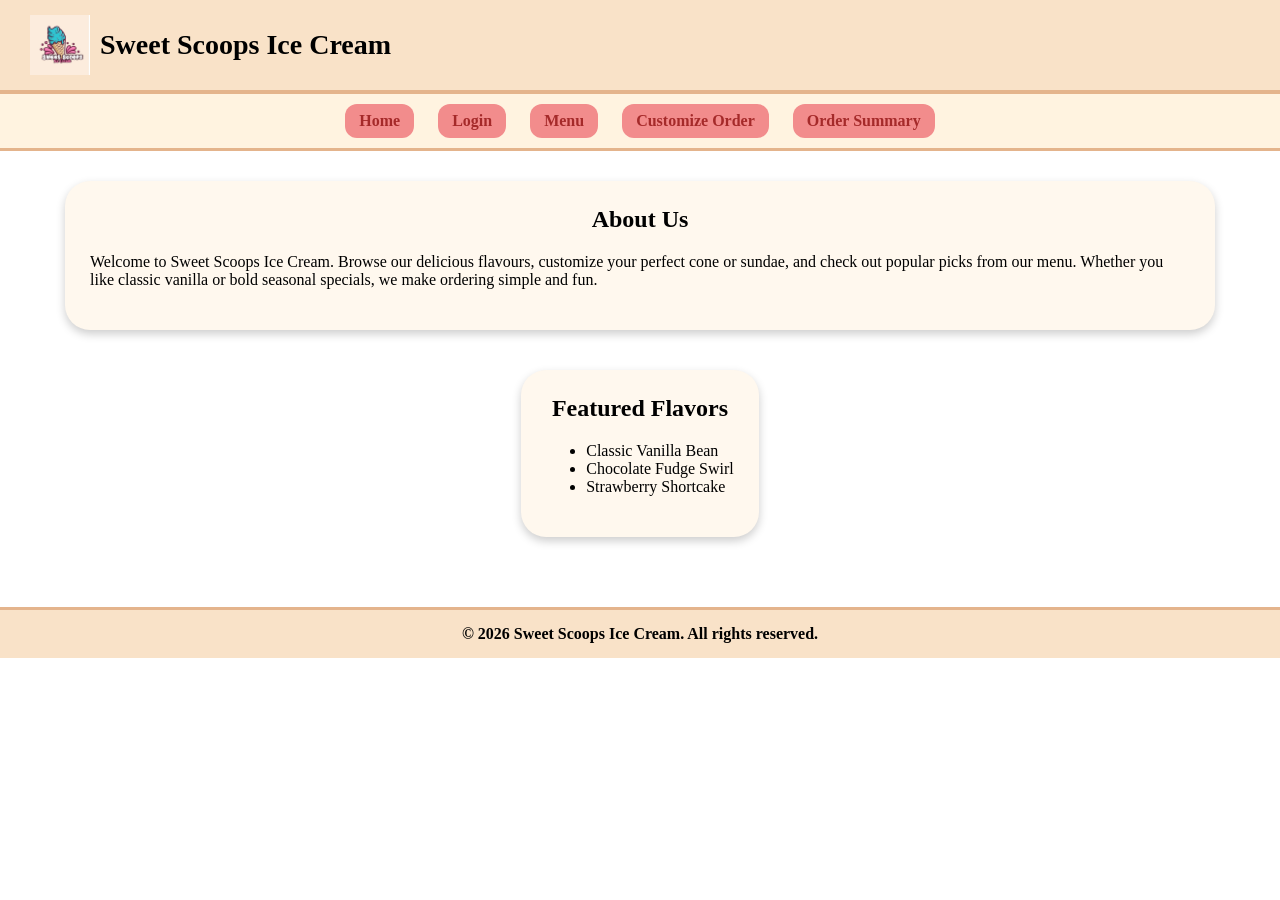
<file: index.html>
<!--
    Eric Hallett (30117108)
    Henrique Sacht Aguiar (30247877)
-->

<!-- index.html -->

<!DOCTYPE html>
<html lang="en">
    <head>
        <meta charset="UTF-8">
        <meta name="viewport" content="width=device-width, initial-scale=1.0">
        <title>Sweet Scoops Ice Cream</title>
        <link rel="icon" href="logo.jpeg">
        <link rel="stylesheet" href="styles.css">
    </head>

    <body>
        <header>
            <img src="logo.jpeg" alt="Sweet Scoops Ice Cream Logo" class="logo">
            <h1 class="store-name">Sweet Scoops Ice Cream</h1>
        </header>

        <div class="navbar">
            <a href="index.html">Home</a>
            <a href="login.html">Login</a>
            <a href="menu_view.html">Menu</a>
            <a href="customize_order.html">Customize Order</a>
            <a href="order_summary.html">Order Summary</a>
        </div>

        <main>
            <section class="index-main">
                <h2>About Us</h2>
                <p>Welcome to Sweet Scoops Ice Cream. Browse our delicious flavours,
                    customize your perfect cone or sundae, and check out popular picks
                    from our menu. Whether you like classic vanilla or bold seasonal
                    specials, we make ordering simple and fun.</p>
            </section>

            <section class="index-main">
                <h2>Featured Flavors</h2>
                <ul>
                    <li>Classic Vanilla Bean</li>
                    <li>Chocolate Fudge Swirl</li>
                    <li>Strawberry Shortcake</li>
                </ul>
            </section>
        </main>

        <footer>
            <p>&copy; 2026 Sweet Scoops Ice Cream. All rights reserved.</p>
        </footer>
    </body>
</html>
</file>
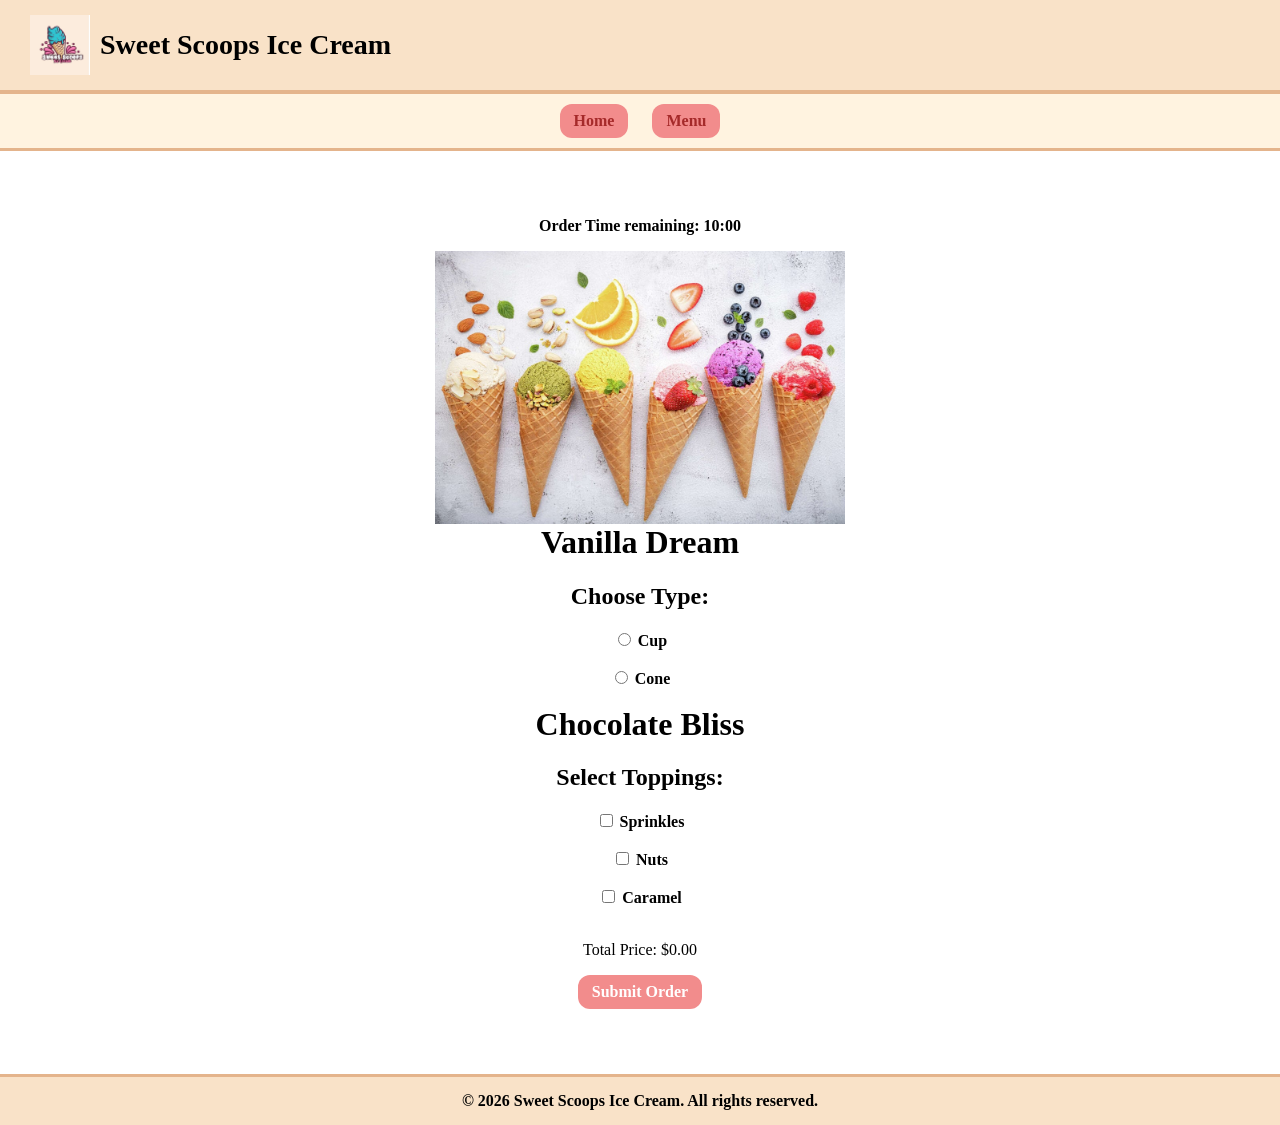
<file: customize_order.html>
<!-- menu_view.html -->

<!DOCTYPE html>
<html lang="en">
    <head>
        <meta charset="UTF-8">
        <meta name="viewport" content="width=device-width, initial-scale=1.0">
        <title>Customize Order</title>
        <link rel="icon" href="logo.jpeg">
        <link rel="stylesheet" href="styles.css">
    </head>

    <body>
        <header>
            <img src="logo.jpeg" alt="Sweet Scoops Ice Cream Logo" class="logo">
            <h1 class="store-name">Sweet Scoops Ice Cream</h1>
        </header>

        <div class="navbar">
            <a href="index.html">Home</a>
            <a href="menu_view.html">Menu</a>
        </div>

        <main>
            <div class="customize-main">
                <strong><p id="order-timer">Order Time remaining: 00:00</p></strong>

                <img src="Picture2.jpeg" alt="banner" class="banner">

                <form id="order-form">
                    <h1>Vanilla Dream</h1>
                    <h2>Choose Type:</h2>

                    <label>
                        <input type="radio" name="serving" value="Cup">
                        <strong>Cup</strong>
                    </label><br><br>

                    <label>
                        <input type="radio" name="serving" value="Cone">
                        <strong>Cone</strong>
                    </label><br><br>

                    <h1>Chocolate Bliss</h1>
                    <h2>Select Toppings:</h2>

                    <label>
                        <input type="checkbox" name="topping" value="Sprinkles">
                        <strong>Sprinkles</strong>
                    </label><br><br>

                    <label>
                        <input type="checkbox" name="topping" value="Nuts">
                        <strong>Nuts</strong>
                    </label><br><br>

                    <label>
                        <input type="checkbox" name="topping" value="Caramel">
                        <strong>Caramel</strong>
                    </label><br><br>

                    <p id="total-price">Total Price: $0.00</p>

                    <button type="submit">Submit Order</button>
                </form>
            </div>
        </main>

        <footer>
            <p>&copy; 2026 Sweet Scoops Ice Cream. All rights reserved.</p>
        </footer>

        <script src="customize_order.js"></script>
    </body>
</html>
</file>
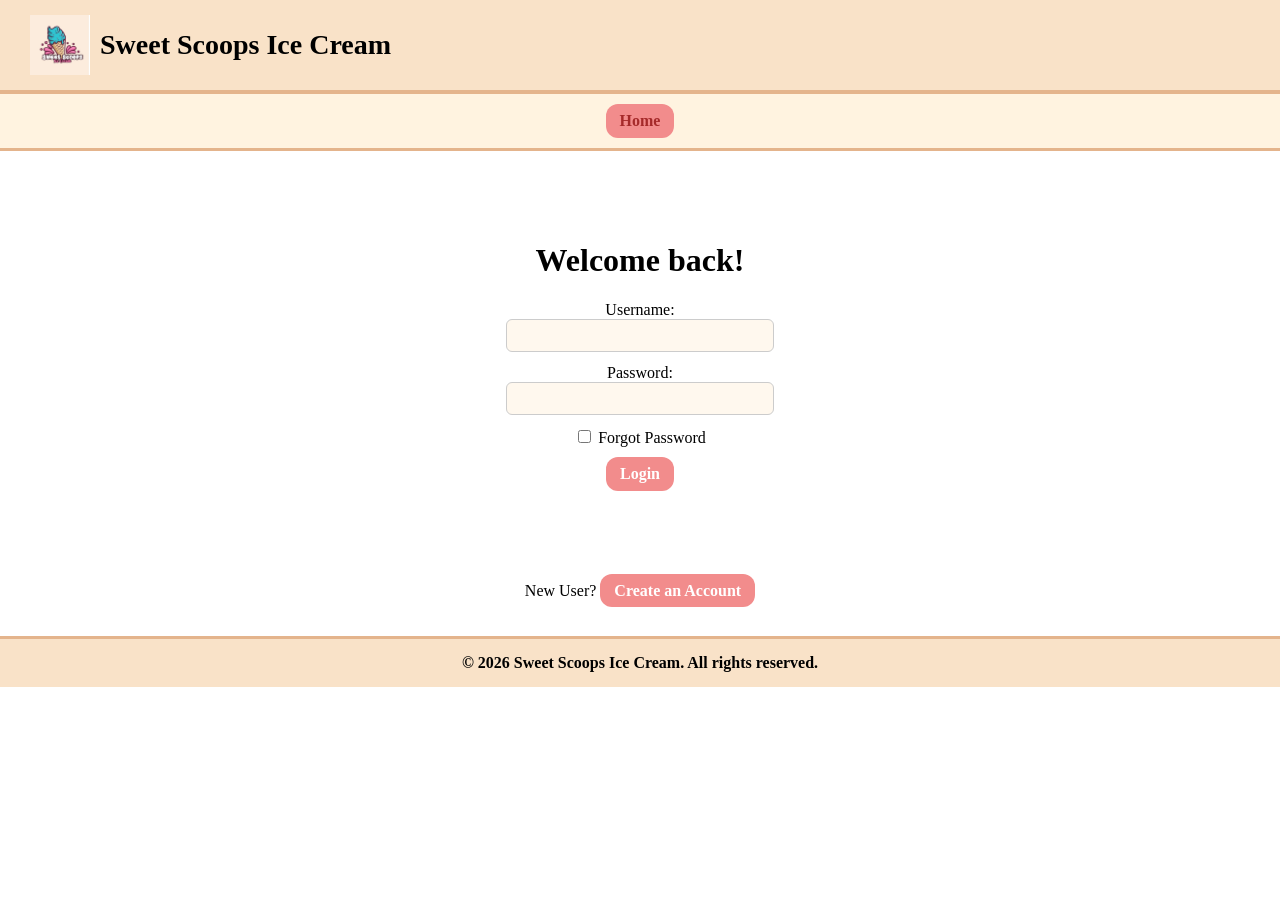
<file: login.html>
<!-- login.html -->

<!DOCTYPE html>
<html lang="en">
    <head>
        <meta charset="UTF-8">
        <meta name="viewport" content="width=device-width, initial-scale=1.0">
        <title>Login</title>
        <link rel="icon" href="logo.jpeg">
        <link rel="stylesheet" href="styles.css">
    </head>

    <body>
        <header>
            <img src="logo.jpeg" alt="Sweet Scoops Ice Cream Logo" class="logo">
            <h1 class="store-name">Sweet Scoops Ice Cream</h1>
        </header>

        <div class="navbar">
            <a href="index.html">Home</a>
        </div>

        <main class="login-main">
            <h1>Welcome back!</h1>
                
            <form action="menu_view.html" id="loginForm">
                <label for="username">Username:</label><br>
                <input type="text" id="username" name="username"><br>
                <label for="password">Password:</label><br>
                <input type="password" id="password" name="password"><br>
                <input type="checkbox" id="forgot" name="forgot">
                <label for="forgot">Forgot Password</label><br>
                <input type="submit" value="Login">
            </form>

            <div id="loginMessage" class="message-box"></div>

            <p class="signup-link">
                New User? <a href="signup.html">Create an Account</a>
            </p>
        </main>

        <footer>
            <p>&copy; 2026 Sweet Scoops Ice Cream. All rights reserved.</p>
        </footer>

        <script src="login.js"></script>
    </body>
</html>
</file>
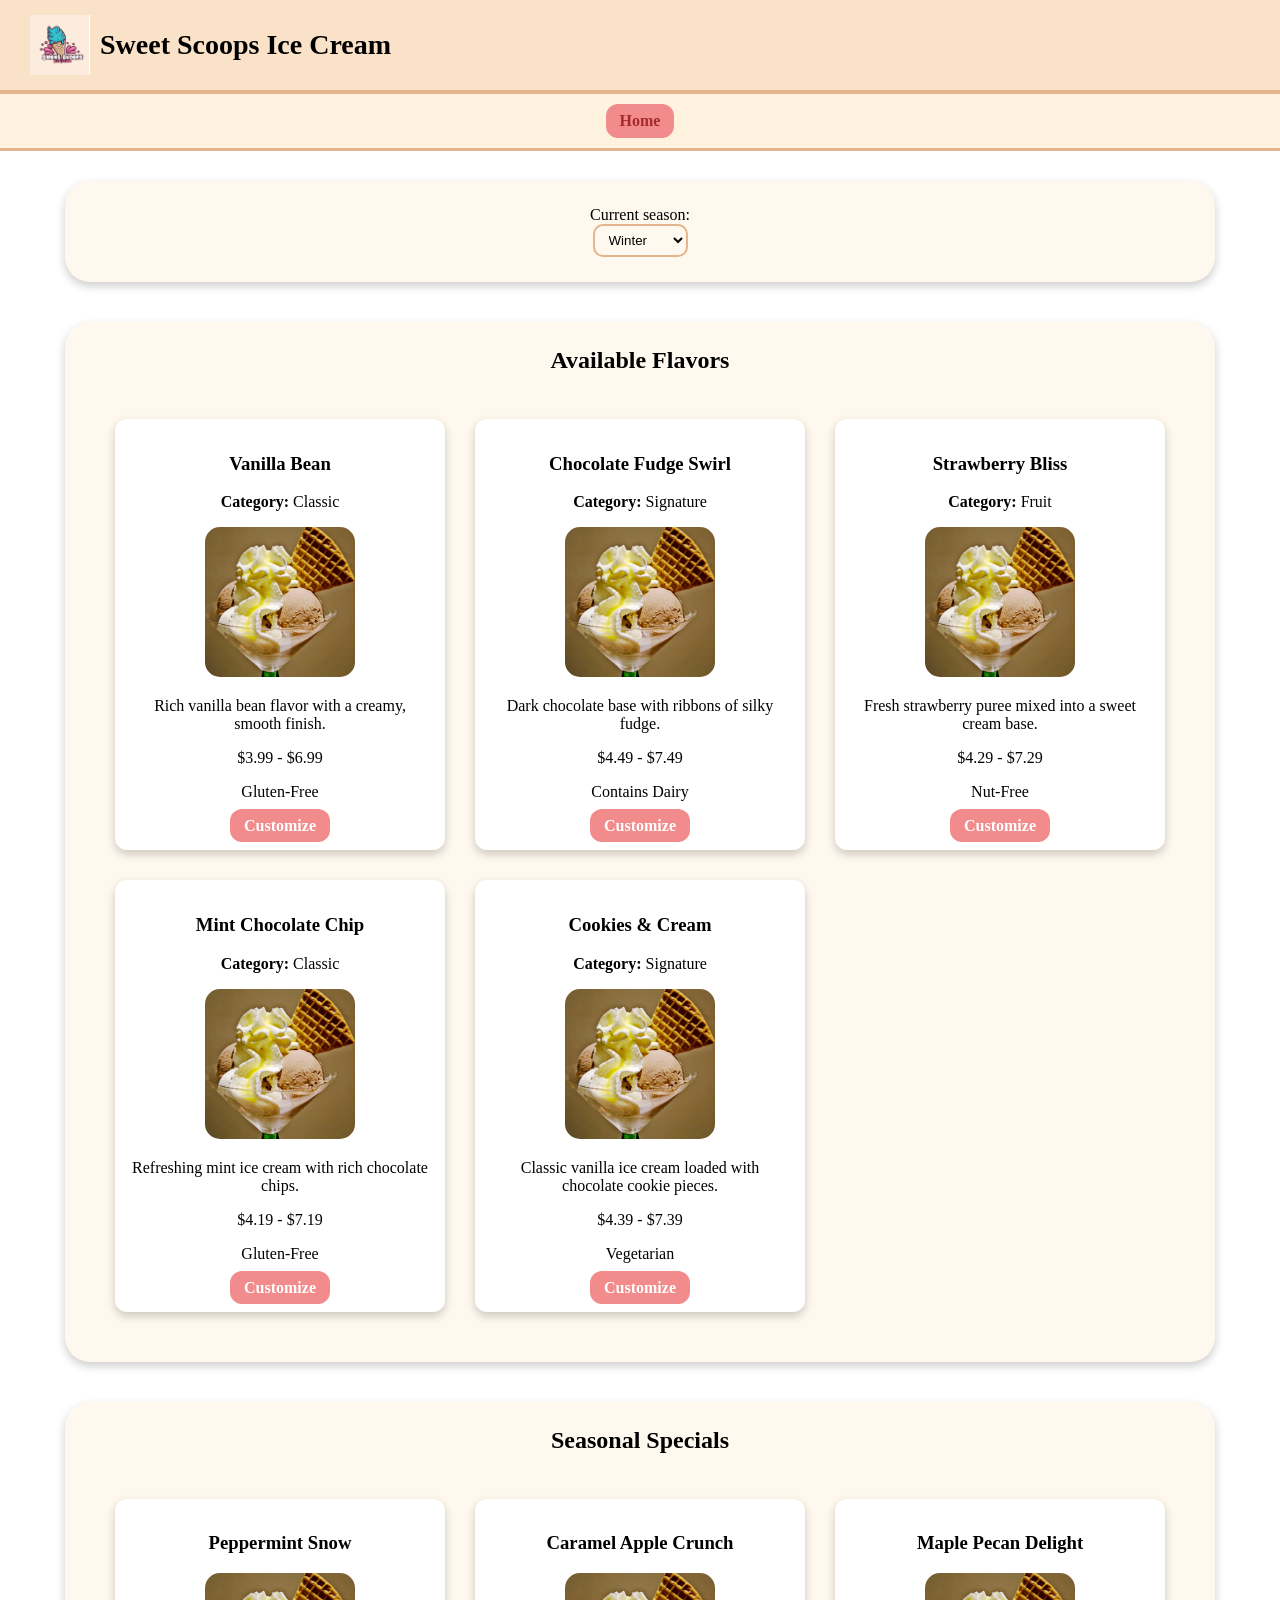
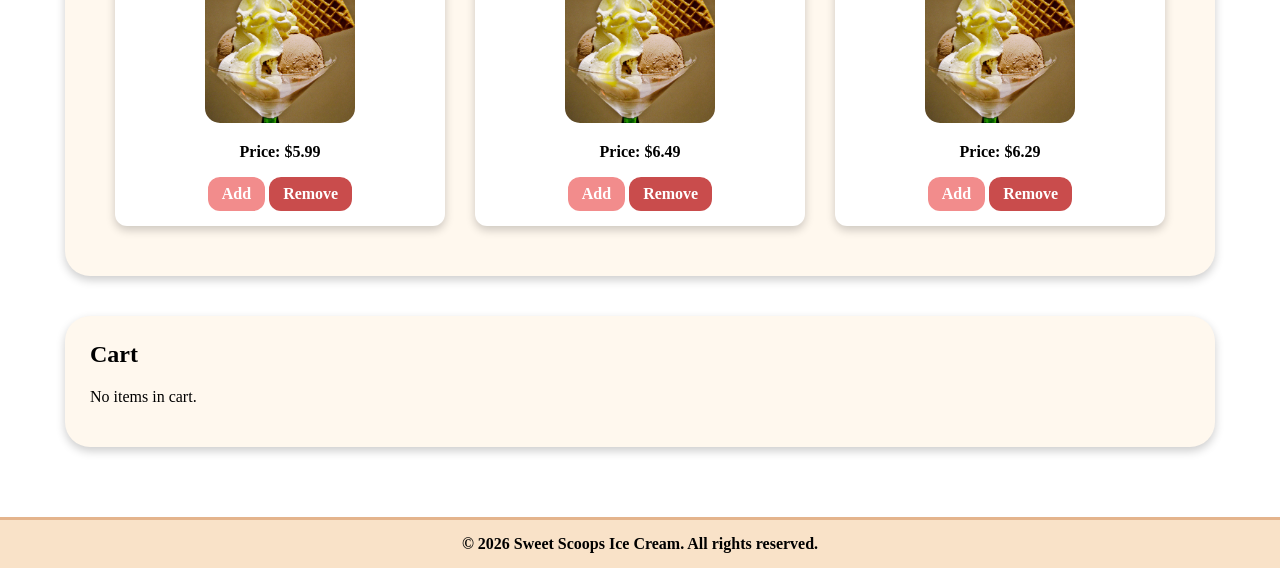
<file: menu_view.html>
<!-- menu_view.html -->

<!DOCTYPE html>
<html lang="en">
    <head>
        <meta charset="UTF-8">
        <meta name="viewport" content="width=device-width, initial-scale=1.0">
        <title>Menu</title>
        <link rel="icon" href="logo.jpeg">
        <link rel="stylesheet" href="styles.css">
    </head>

    <body>
        <header>
            <img src="logo.jpeg" alt="Sweet Scoops Ice Cream Logo" class="logo">
            <h1 class="store-name">Sweet Scoops Ice Cream</h1>
        </header>

        <section class="navbar">
            <a href="index.html">Home</a>
        </section>

        <main>
            <section class="menu-section">
                <label for="season">Current season:</label><br>

                <select name="season" id="season" class="dropdown">
                    <option value="winter">Winter</option>
                    <option value="spring">Spring</option>
                    <option value="summer">Summer</option>
                    <option value="fall">Fall</option>
                </select>
            </section>

            <section class="menu-section">
                <h2>Available Flavors</h2>

                <div class="ice-cream-tiles">
                    <div class="tile">
                        <h3>Vanilla Bean</h3>
                        <p><strong>Category:</strong> Classic</p>
                        <img src="Picture1.webp" alt="variety" class="variety">
                        <p>Rich vanilla bean flavor with a creamy, smooth finish.</p>
                        <p>$3.99 - $6.99</p>
                        <p>Gluten-Free</p>
                        <a href="customize_order.html">Customize</a>
                    </div>

                    <div class="tile">
                        <h3>Chocolate Fudge Swirl</h3>
                        <p><strong>Category:</strong> Signature</p>
                        <img src="Picture1.webp" alt="variety" class="variety">
                        <p>Dark chocolate base with ribbons of silky fudge.</p>
                        <p>$4.49 - $7.49</p>
                        <p>Contains Dairy</p>
                        <a href="customize_order.html">Customize</a>
                    </div>

                    <div class="tile">
                        <h3>Strawberry Bliss</h3>
                        <p><strong>Category:</strong> Fruit</p>
                        <img src="Picture1.webp" alt="variety" class="variety">
                        <p>Fresh strawberry puree mixed into a sweet cream base.</p>
                        <p>$4.29 - $7.29</p>
                        <p>Nut-Free</p>
                        <a href="customize_order.html">Customize</a>
                    </div>

                    <div class="tile">
                        <h3>Mint Chocolate Chip</h3>
                        <p><strong>Category:</strong> Classic</p>
                        <img src="Picture1.webp" alt="variety" class="variety">
                        <p>Refreshing mint ice cream with rich chocolate chips.</p>
                        <p>$4.19 - $7.19</p>
                        <p>Gluten-Free</p>
                        <a href="customize_order.html">Customize</a>
                    </div>

                    <div class="tile">
                        <h3>Cookies & Cream</h3>
                        <p><strong>Category:</strong> Signature</p>
                        <img src="Picture1.webp" alt="variety" class="variety">
                        <p>Classic vanilla ice cream loaded with chocolate cookie pieces.</p>
                        <p>$4.39 - $7.39</p>
                        <p>Vegetarian</p>
                        <a href="customize_order.html">Customize</a>
                    </div>
                </div>
            </section>

            <section class="menu-section">
                <h2>Seasonal Specials</h2>

                <div class="ice-cream-tiles">
                    <div class="tile">
                        <h3>Peppermint Snow</h3>
                        <img src="Picture1.webp" alt="variety" class="variety">
                        <p><strong>Price: $5.99</strong></p>
                        <button type="button" class="add-cart" data-name="Peppermint Snow" data-price="5.99">Add</button>
                        <button type="button" class="remove-cart" data-name="Peppermint Snow">Remove</button>
                    </div>

                    <div class="tile">
                        <h3>Caramel Apple Crunch</h3>
                        <img src="Picture1.webp" alt="variety" class="variety">
                        <p><strong>Price: $6.49</strong></p>
                        <button type="button" class="add-cart" data-name="Caramel Apple Crunch" data-price="6.49">Add</button>
                        <button type="button" class="remove-cart" data-name="Caramel Apple Crunch">Remove</button>
                    </div>
                    
                    <div class="tile">
                        <h3>Maple Pecan Delight</h3>
                        <img src="Picture1.webp" alt="variety" class="variety">
                        <p><strong>Price: $6.29</strong></p>
                        <button type="button" class="add-cart" data-name="Maple Pecan Delight" data-price="6.29">Add</button>
                        <button type="button" class="remove-cart" data-name="Maple Pecan Delight">Remove</button>
                    </div>
                </div>
            </section>

            <section class="menu-section">
                <h2 class="left-align">Cart</h2>

                <div class="cart-items">
                    <p class="left-align" id="empty-cart">No items in cart.</p>
                </div>
            </section>
        </main>

        <footer>
            <p>&copy; 2026 Sweet Scoops Ice Cream. All rights reserved.</p>
        </footer>

        <script src="menu_view.js"></script>
    </body>
</html>
</file>
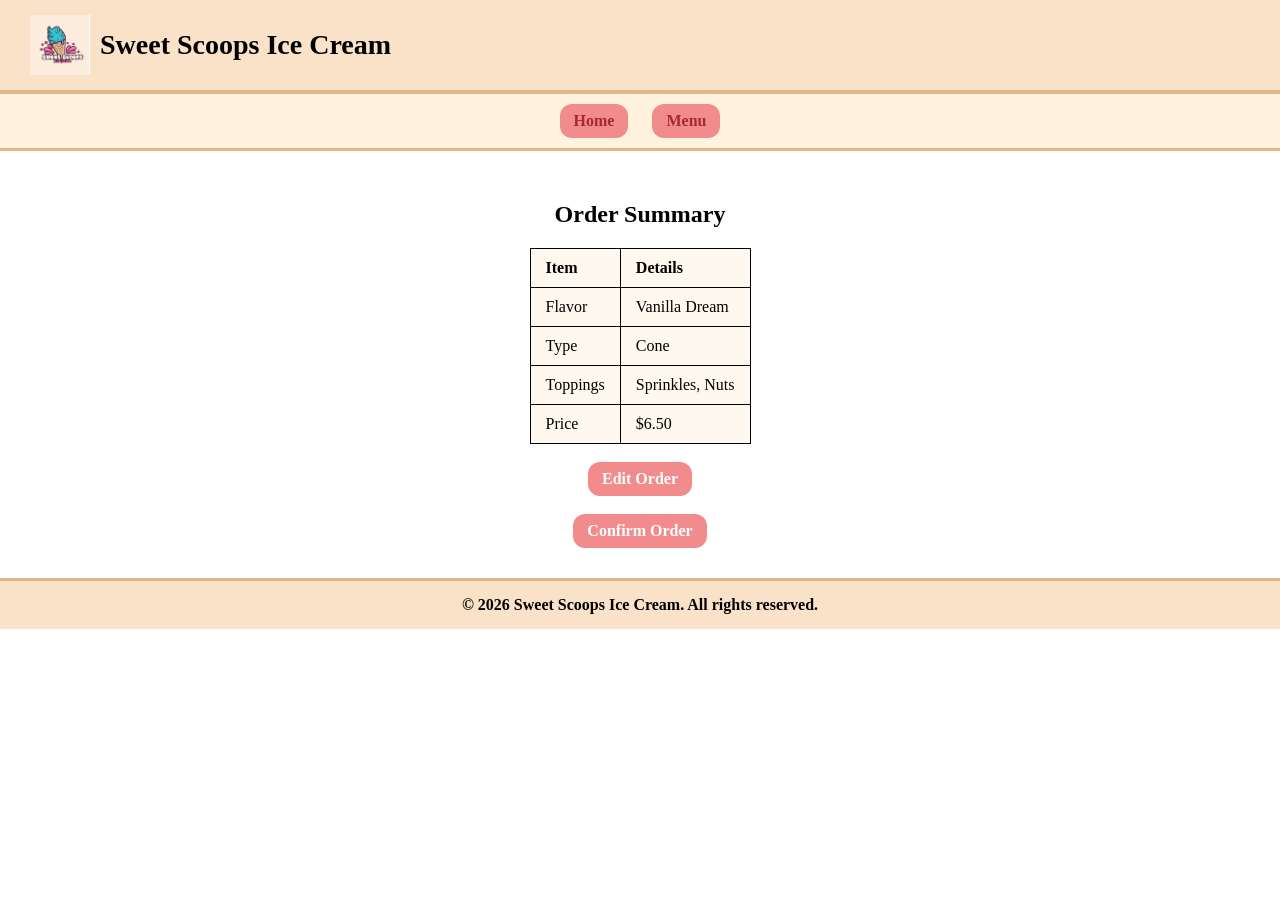
<file: order_summary.html>
<!-- order_summary.html -->

<!DOCTYPE html>
<html lang="en">
    <head>
        <meta charset="UTF-8">
        <meta name="viewport" content="width=device-width, initial-scale=1.0">
        <title>Order Summary</title>
        <link rel="icon" href="logo.jpeg">
        <link rel="stylesheet" href="styles.css">
    </head>

    <body>
        <header>
            <img src="logo.jpeg" alt="Sweet Scoops Ice Cream Logo" class="logo">
            <h1 class="store-name">Sweet Scoops Ice Cream</h1>
        </header>

        <div class="navbar">
            <a href="index.html">Home</a>
            <a href="menu_view.html">Menu</a>
        </div>

        <main>
            <h2>Order Summary</h2>
            <table>
                <tr>
                    <td><strong>Item</strong></td>
                    <td><strong>Details</strong></td>
                </tr>
                <tr>
                    <td>Flavor</td>
                    <td>Vanilla Dream</td>
                </tr>
                <tr>
                    <td>Type</td>
                    <td>Cone</td>
                </tr>
                <tr>
                    <td>Toppings</td>
                    <td>Sprinkles, Nuts</td>
                </tr>
                <tr>
                    <td>Price</td>
                    <td>$6.50</td>
                </tr>
            </table><br>
            <a href="customize_order.html">Edit Order</a><br>
            <button type="button">Confirm Order</button>
        </main>

        <footer>
            <p>&copy; 2026 Sweet Scoops Ice Cream. All rights reserved.</p>
        </footer>
    </body>
</html>
</file>
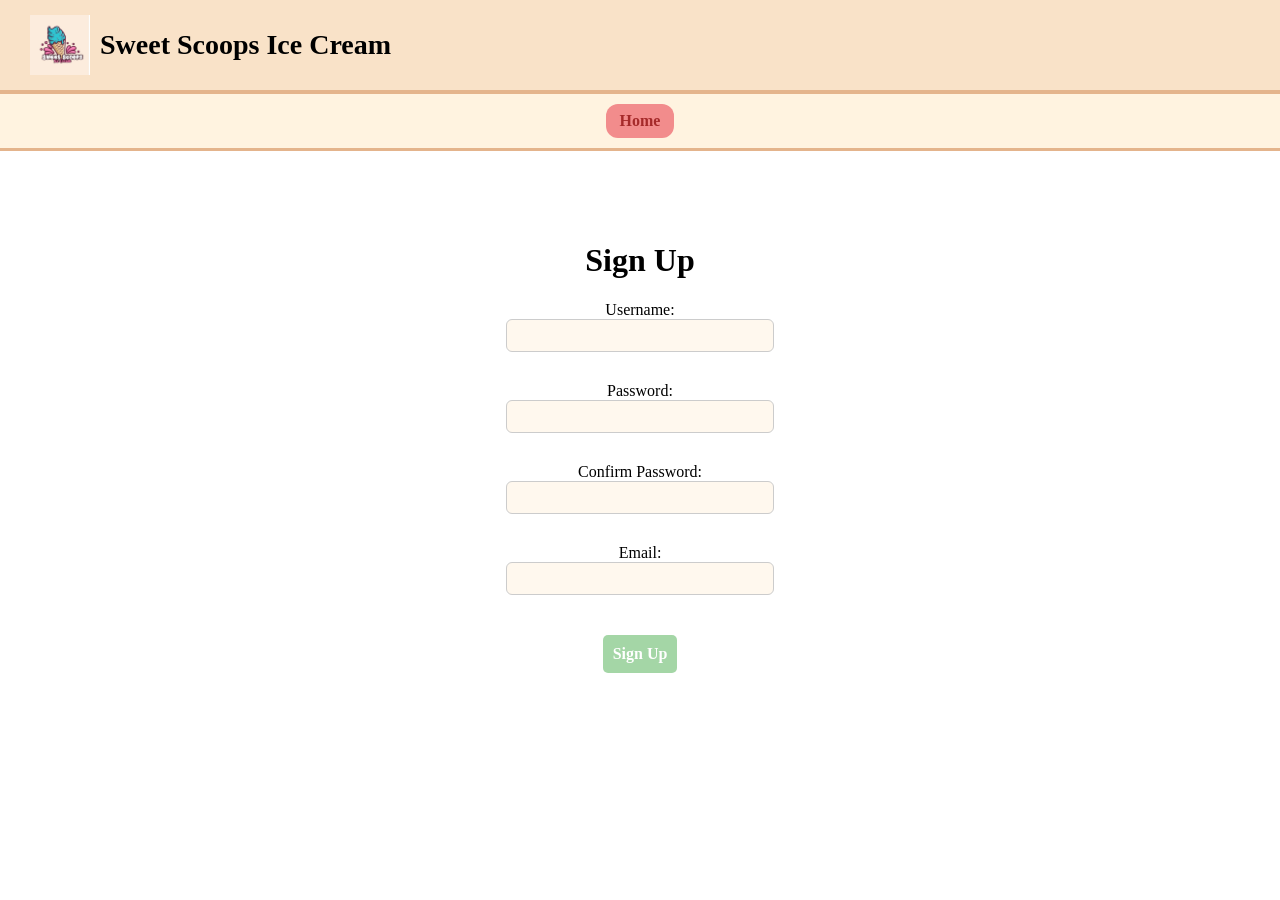
<file: signup.html>
<!DOCTYPE html>
<html lang="en">
    <head>
        <meta charset="UTF-8">
        <meta name="viewport" content="width=device-width, initial-scale=1.0">
        <title>Sign Up</title>
        <link rel="icon" href="logo.jpeg">
        <link rel="stylesheet" href="styles.css">
    </head>

    <body>
        <header>
            <img src="logo.jpeg" alt="Sweet Scoops Ice Cream Logo" class="logo">
            <h1 class="store-name">Sweet Scoops Ice Cream</h1>
        </header>

        <div class="navbar">
            <a href="index.html">Home</a>
        </div>

        <main class="login-main">
            <h1>Sign Up</h1>

            <form id="signupForm">
                <label for="signupUsername">Username:</label><br>
                <input type="text" id="signupUsername" name="signupUsername" required><br><br>

                <label for="signupPassword">Password:</label><br>
                <input type="password" id="signupPassword" name="signupPassword" required><br><br>

                <label for="confirmPassword">Confirm Password:</label><br>
                <input type="password" id="confirmPassword" name="confirmPassword" required><br><br>

                <label for="signupEmail">Email:</label><br>
                <input type="text" id="signupEmail" name="signupEmail" required><br><br>

                <button type="submit" class="signup-button">Sign Up</button>
            </form>

            <div id="signupMessage" class="message-box"></div>
        </main>

        <script src="signup.js"></script>
    </body>
</html>
</file>
<file: styles.css>
/* styles.cc */

/* Layout / Page Structure */
body {
    margin: 0;
}

header {
    background-color: #f9e2c8;
    display: flex;
    align-items: center;
    gap: 10px;
    padding: 15px 30px;
    border-bottom: 4px solid #e4b48c;
}

.logo {
    width: 60px;
    height: 60px;
    object-fit: cover;
}

.store-name {
    margin: 0;
    font-size: 28px;
}

.message-box {
    visibility: hidden;
    margin-bottom: 40px;
    padding: 10px;
    min-height: 18px;
    text-align: center;
    border-radius: 5px;
    display: block;
    box-sizing: border-box;
}

.message-box.error {
    visibility: visible;
    border: 1px solid red;
    background-color: rgb(108, 8, 0, 0.079);
    padding: 5px;
}

.message-box.success {
    visibility: visible;
    border: 1px solid green;
    background-color: rgba(0, 167, 3, 0.274);
    padding: 5px;
}

.navbar {
    background-color: #fff3e0;
    text-align: center;
    padding: 10px;
    border-bottom: 3px solid #e4b48c;
}

.navbar a {
    text-decoration: none;
    color: brown;
    background-color: #f28c8c;
    font-weight: bold;
    margin: 0 10px;
    border-radius: 12px;
    padding: 8px 14px;
    display: inline-block;
}

main {
    display: flex;
    flex-direction: column;
    align-items: center;
    padding: 30px 20px;
}

main div h1 {
    text-align: center;
    margin-top: 0;
}

main section {
    background-color: #fff8ee;
    border-radius: 25px;
    padding: 25px;
    margin-bottom: 40px;
    box-shadow: 0 4px 10px rgba(0, 0, 0, 0.2);
    max-width: 1100px;
}

main section h2 {
    text-align: center;
    margin-top: 0;
}

footer {
    background-color: #f9e2c8;
    text-align: center;
    font-weight: bold;
    padding: 15px;
    border-top: 3px solid #e4b48c;
}

footer p {
    margin: 0;
}

/* Page Containers */
.login-main {
    margin: 50px auto 0 auto;
    max-width: 1100px;
    padding: 20px;
    display: flex;
    flex-direction: column;
    align-items: center;
    text-align: center;
}

.customize-main {
    max-width: 1100px;
    margin: 0 auto;
    text-align: center;
    display: flex;
    flex-direction: column;
    align-items: center;
    padding: 20px;
}

.menu-section {
    width: 100%;
    text-align: center;
}

/* Forms */
form {
    text-align: center;
    margin-bottom: 15px;
}

input[type="text"],
input[type="password"] {
    background-color: #fff8ee;
    padding: 8px;
    width: 250px;
    border: 1px solid #ccc;
    border-radius: 6px;
    margin-bottom: 12px;
}

input[type="submit"] {
    background-color: #f28c8c;
    color: white;
    font-weight: bold;
    border: none;
    border-radius: 12px;
    padding: 8px 14px;
    cursor: pointer;
    margin-top: 10px;
    font-family: 'Times New Roman', Times, serif;
    font-size: 16px;
}

input[type="submit"]:hover {
    opacity: 0.9;
}

input[type="button"]:hover {
    cursor: pointer;
}

/* Buttons / Links */
a {
    text-decoration: none;
    background-color: #f28c8c;
    color: white;
    border: none;
    border-radius: 12px;
    padding: 8px 14px;
    font-family: 'Times New Roman', Times, serif;
    font-size: 16px;
    font-weight: bold;
}

button {
    background-color: #f28c8c;
    color: white;
    border: none;
    border-radius: 12px;
    padding: 8px 14px;
    font-family: 'Times New Roman', Times, serif;
    font-size: 16px;
    font-weight: bold;
}

button:hover {
    cursor: pointer;
}

.remove-cart {
    background-color: #c94c4c;
    color: white;
    border: none;
    border-radius: 12px;
    padding: 8px 14px;
}

.signup-button {
    background-color: #4CAF50;
    color: white;
    padding: 10px;
    border: none;
    border-radius: 5px;
    margin: 10px;
    opacity: 0.5;
    cursor: pointer;
}

.signup-button:hover {
    background-color: #45A049;
    opacity: 1.0;
}

/* Tiles / Menu Items */
.ice-cream-tiles {
    display: grid;
    grid-template-columns: repeat(3, 1fr);
    padding: 10px;
}

.tile {
    background-color: #ffffff;
    border: 20px;
    padding: 15px;
    margin: 15px;
    text-align: center;
    box-shadow: 0 4px 10px rgba(0, 0, 0, 0.2);
    border-radius: 12px;
}

.tile:hover {
    background-color: rgb(233, 247, 249);
}

.variety {
    width: 150px;
    height: 150px;
    border-radius: 15px;
}

/* Tables */
table {
    background-color: #fff8ee;
    text-align: left;
    border: 1px solid black;
    border-collapse: collapse;
    margin: 0 auto;
}

td {
    padding: 10px 15px;
    border: 1px solid black;
}

/* Misc Components */
.dropdown {
    background-color: #fff8ee;
    border-radius: 10px;
    padding: 6px 10px;
    border: 2px solid #e4b48c;
}

.banner {
    width: 40%;
}

.cart-row {
    background-color: white;
    border: 2px solid #e4b48c;
    border-radius: 12px;
    display: flex;
    justify-content: space-between;
    align-items: center;
    margin-bottom: 6px;
    padding: 0 8px;
    line-height: 0.8;
}

/* Utility Classes */
.left-align {
    text-align: left;
}
</file>
